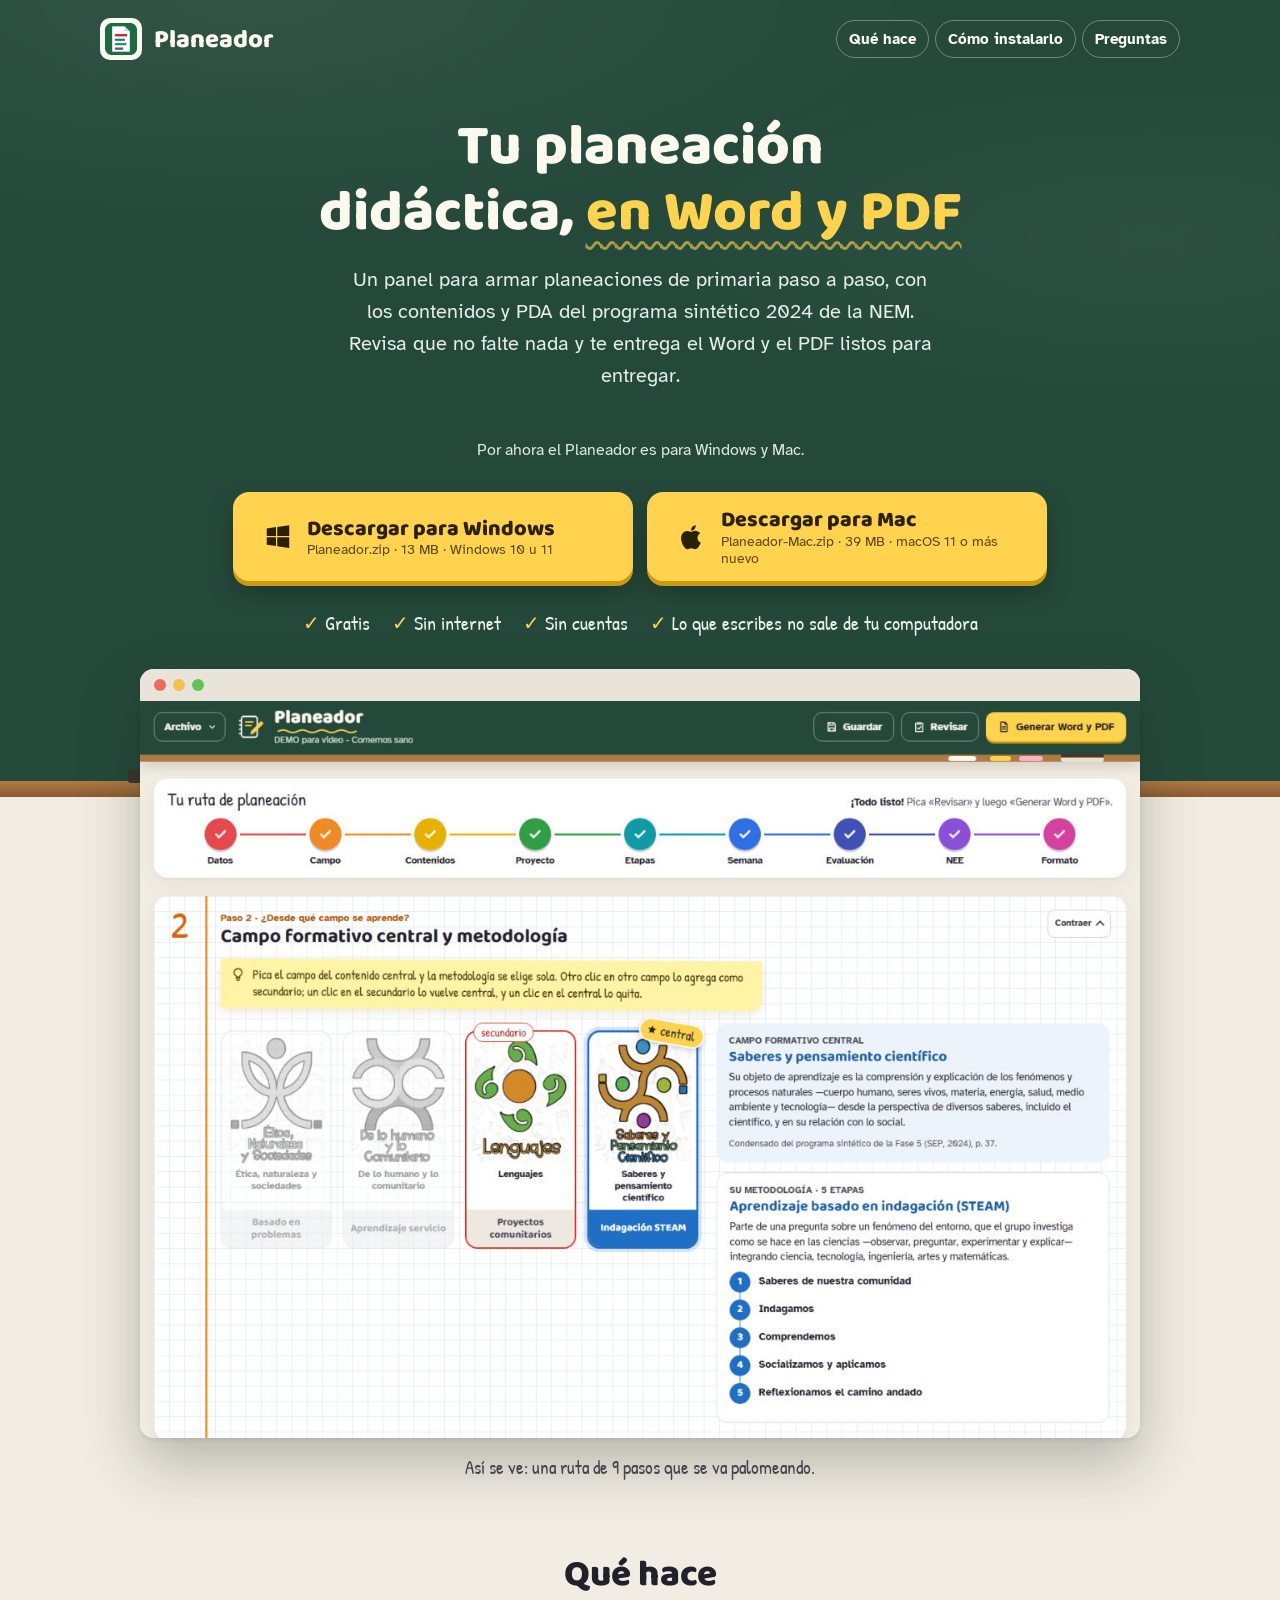
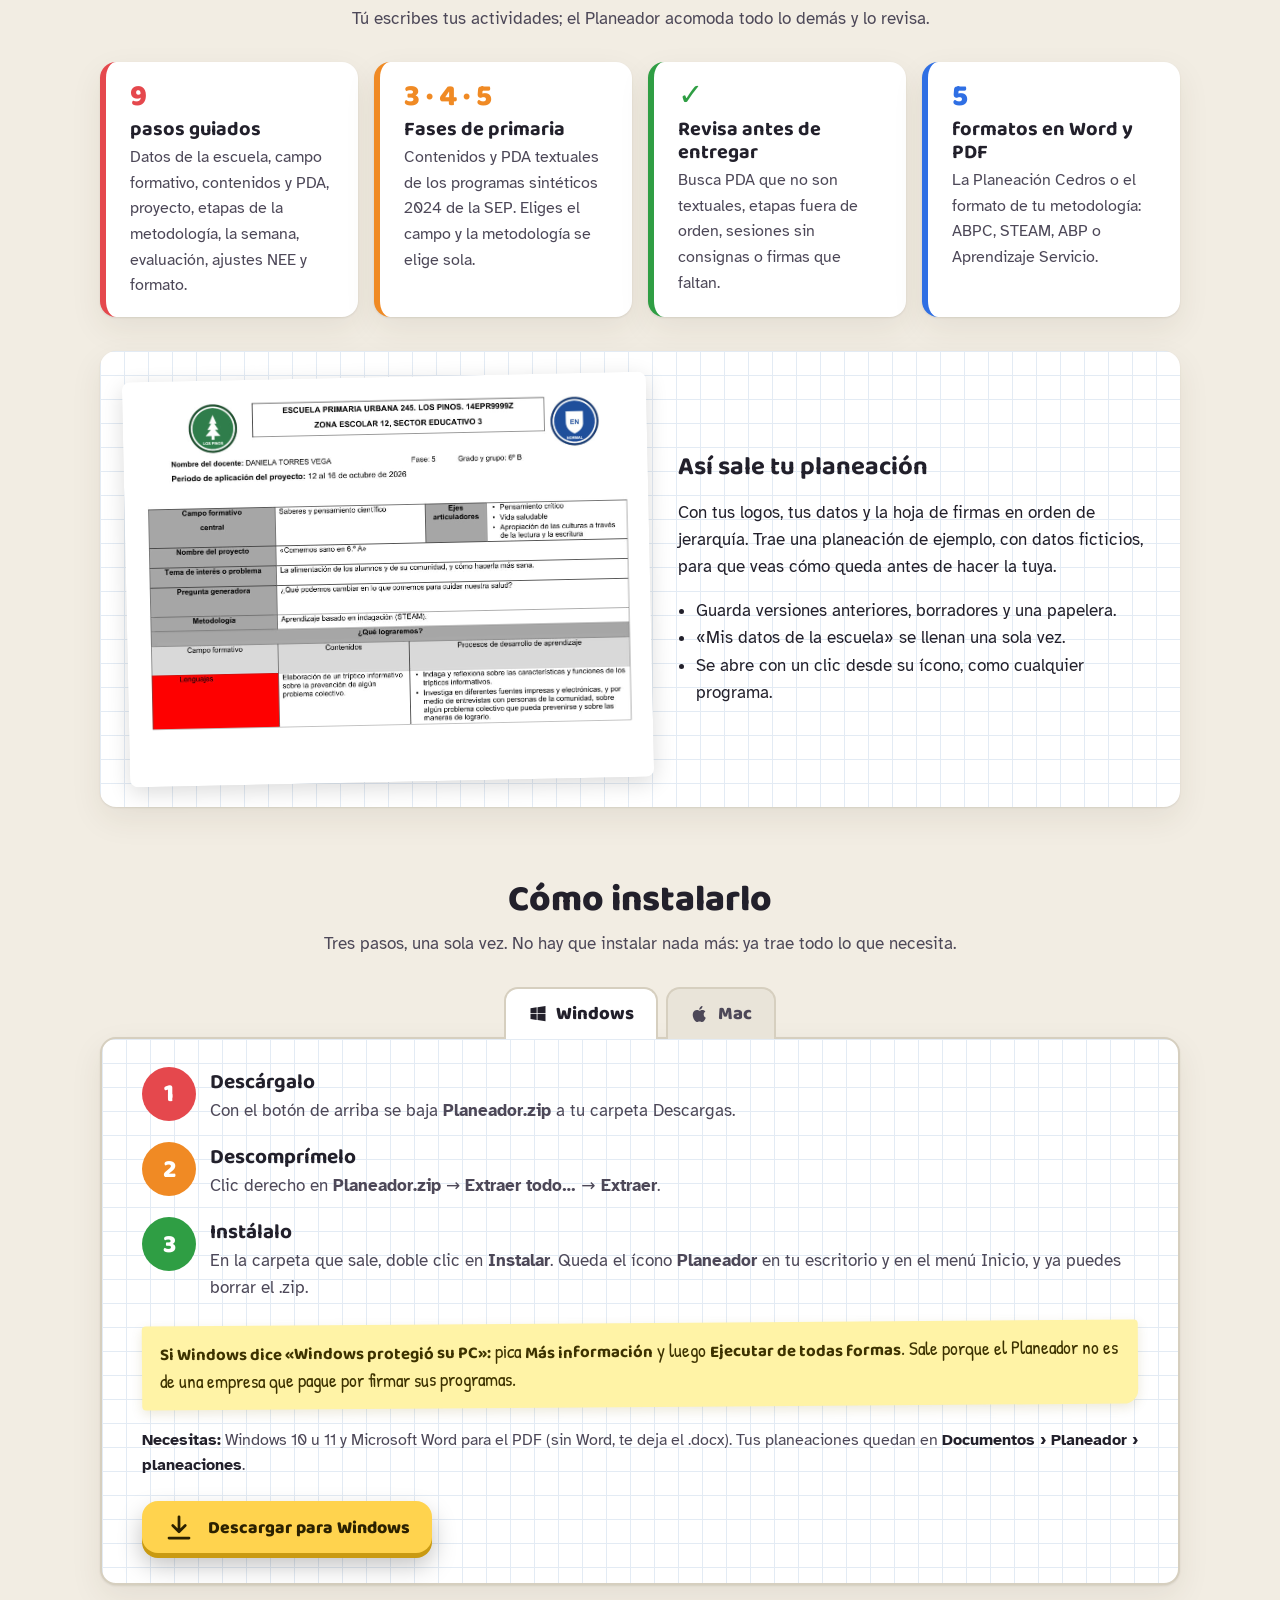
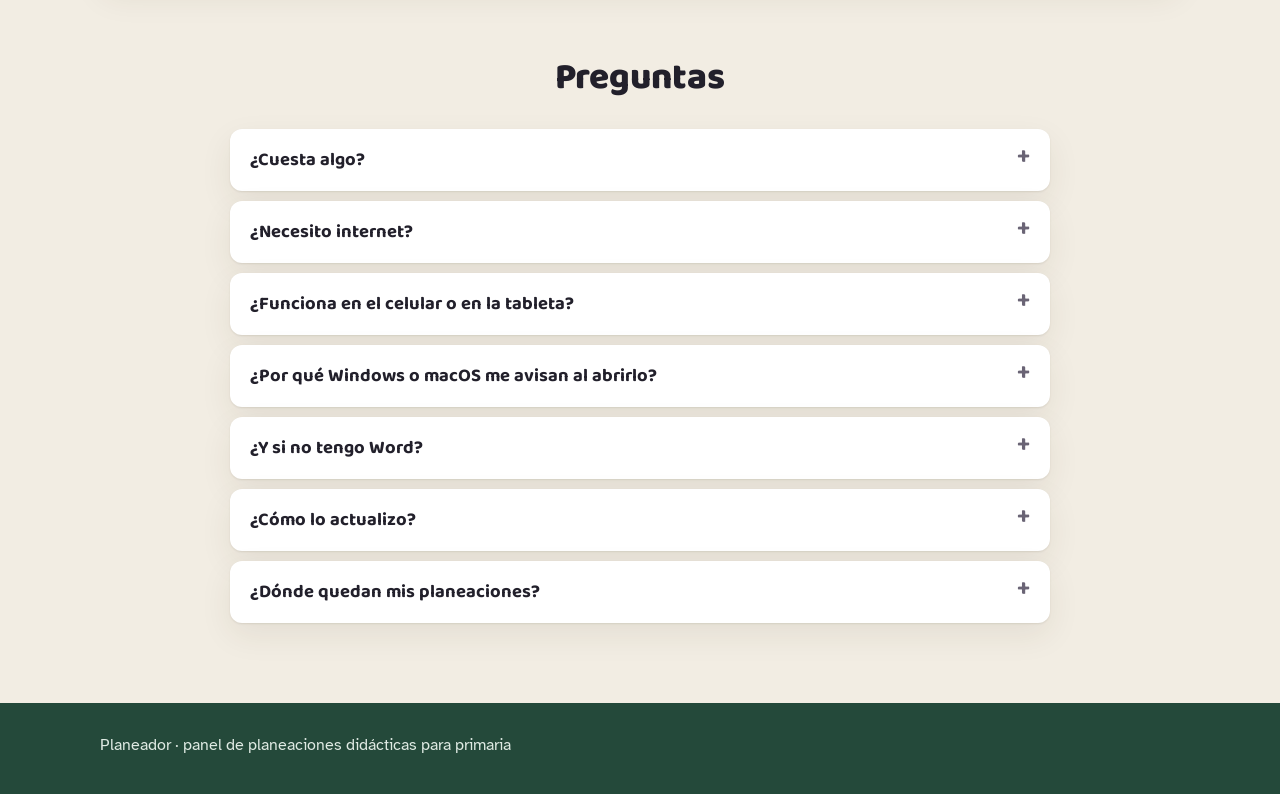
<file: index.html>
<!doctype html>
<html lang="es">
<head>
<meta charset="utf-8">
<meta name="viewport" content="width=device-width, initial-scale=1">
<title>Planeador · Descarga</title>
<meta name="description" content="Arma tus planeaciones didácticas de primaria (NEM, Fases 3, 4 y 5) y sácalas en Word y PDF. Gratis, sin internet y sin cuentas. Para Windows y Mac.">
<meta name="theme-color" content="#24493a">
<meta property="og:type" content="website">
<meta property="og:url" content="https://hdga3dtv-beep.github.io/">
<meta property="og:title" content="Planeador: tus planeaciones didácticas en Word y PDF">
<meta property="og:description" content="Gratis, sin internet y sin cuentas. Para Windows y Mac.">
<meta property="og:image" content="https://hdga3dtv-beep.github.io/img/vista-previa.jpg">
<meta property="og:image:width" content="1200">
<meta property="og:image:height" content="630">
<meta name="twitter:card" content="summary_large_image">
<link rel="icon" type="image/png" href="img/icono.png">
<style>
@font-face { font-family: 'Atkinson Hyperlegible'; src: url(fonts/atkinson-400.woff2) format('woff2'); font-weight: 400; font-display: swap; }
@font-face { font-family: 'Atkinson Hyperlegible'; src: url(fonts/atkinson-700.woff2) format('woff2'); font-weight: 700; font-display: swap; }
@font-face { font-family: 'Atkinson Hyperlegible'; src: url(fonts/atkinson-400-italica.woff2) format('woff2'); font-weight: 400; font-style: italic; font-display: swap; }
@font-face { font-family: 'Baloo 2'; src: url(fonts/baloo2-variable.woff2) format('woff2'); font-weight: 400 800; font-display: swap; }
@font-face { font-family: 'Patrick Hand'; src: url(fonts/patrick-hand.woff2) format('woff2'); font-weight: 400; font-display: swap; }

:root {
  color-scheme: light;
  --fondo: #f2ede3; --hoja: #ffffff; --texto: #22202b; --suave: #4d4858; --tenue: #6a6475; --borde: #d6cfbf;
  --pizarron: #24493a; --pizarron-sombra: #142b21; --madera: #b07a45; --madera-sombra: #8a5c30;
  --gis: #ffd34e; --gis-sombra: #c99a12; --tiza: #fbf8ee; --cuadro: #e3ebf4; --nota: #fff3a6; --nota-t: #3d3200;
  --rojo: #e5484d; --naranja: #f08a24; --amarillo: #e8b100; --verde: #2f9e44; --turquesa: #0f9aa8; --azul: #2f6fe4;
  --morado: #8b4fd8; --rosa: #d6409f;
  --titulos: 'Baloo 2', 'Segoe UI', system-ui, sans-serif;
  --mano: 'Patrick Hand', 'Segoe Print', cursive;
  --sombra: 0 1px 2px rgba(60, 45, 20, .10), 0 12px 32px rgba(60, 45, 20, .08);
  --radio: 16px;
}
* { box-sizing: border-box; }
html { scroll-behavior: smooth; }
body {
  margin: 0; color: var(--texto); background: var(--fondo);
  font: 17px/1.6 'Atkinson Hyperlegible', 'Segoe UI', system-ui, sans-serif;
}
img { max-width: 100%; height: auto; display: block; }
a { color: var(--azul); }
.envoltura { width: min(1080px, 100% - 32px); margin-inline: auto; }
h1, h2, h3 { font-family: var(--titulos); line-height: 1.15; margin: 0; }
h2 { font-size: clamp(1.7rem, 4vw, 2.3rem); font-weight: 800; }
.saltar { position: absolute; left: -999px; }
.saltar:focus { left: 16px; top: 16px; z-index: 9; background: var(--gis); padding: 8px 14px; border-radius: 8px; }
:focus-visible { outline: 3px solid var(--azul); outline-offset: 3px; }

/* el pizarrón de arriba, con su repisa de madera y sus gises */
.pizarron {
  background: radial-gradient(1200px 400px at 20% 0%, rgba(255,255,255,.06), transparent 60%),
              radial-gradient(900px 300px at 90% 30%, rgba(255,255,255,.04), transparent 60%), var(--pizarron);
  color: var(--tiza); padding-bottom: 150px; position: relative;
}
.barra { display: flex; align-items: center; justify-content: space-between; gap: 16px; padding: 18px 0; }
.marca { display: flex; align-items: center; gap: 12px; font: 800 1.6rem var(--titulos); color: var(--tiza); text-decoration: none; }
.marca img { width: 42px; height: 42px; border-radius: 10px; background: var(--tiza); padding: 4px; }
.barra nav { display: flex; gap: 6px; flex-wrap: wrap; }
.barra nav a { color: var(--tiza); text-decoration: none; padding: 6px 12px; border-radius: 999px; border: 1.5px solid rgba(251,248,238,.35); font-weight: 700; font-size: .95rem; }
.barra nav a:hover { background: rgba(251,248,238,.12); }
.portada { text-align: center; padding: 36px 0 8px; }
.portada h1 { font-size: clamp(2.1rem, 6vw, 3.6rem); font-weight: 800; max-width: 22ch; margin-inline: auto; text-wrap: balance; }
.subrayado { color: var(--gis); white-space: nowrap; text-decoration: underline wavy rgba(255, 211, 78, .6);
  text-decoration-thickness: .06em; text-underline-offset: .2em; text-decoration-skip-ink: none; }
.bajada { font-size: clamp(1.05rem, 2.4vw, 1.25rem); max-width: 46ch; margin: 18px auto 0; color: #e7efe9; }

/* la descarga */
.descarga { margin: 30px auto 0; display: grid; justify-items: center; gap: 12px; }
.boton {
  display: inline-flex; align-items: center; gap: 14px; text-decoration: none; cursor: pointer;
  font: 800 1.35rem var(--titulos); color: #2b2100; background: var(--gis); border: 0;
  padding: 16px 30px 14px; border-radius: 16px; box-shadow: 0 5px 0 var(--gis-sombra), 0 12px 24px rgba(0,0,0,.25);
  transition: transform .08s, box-shadow .08s;
}
.boton:hover { transform: translateY(-1px); }
.boton:active { transform: translateY(4px); box-shadow: 0 1px 0 var(--gis-sombra), 0 4px 10px rgba(0,0,0,.25); }
.boton svg { width: 30px; height: 30px; flex: none; }
.boton small { display: block; font: 400 .85rem 'Atkinson Hyperlegible', sans-serif; color: #5c4800; text-align: left; }
.boton .lineas { text-align: left; line-height: 1.15; }
.boton.tiza { background: transparent; color: var(--tiza); border: 2px solid rgba(251,248,238,.6); box-shadow: none; padding: 14px 28px 12px; }
.boton.tiza:active { transform: translateY(2px); box-shadow: none; }
.boton.tiza small { color: #cfe0d6; }
.boton.tiza:hover { background: rgba(251,248,238,.1); }
.otra { color: #dfeae3; font-size: 1rem; }
.otra a { color: var(--gis); font-weight: 700; }
.dos-botones {                                   /* los dos del mismo ancho, lado a lado o uno sobre otro */
  display: grid; grid-template-columns: repeat(auto-fit, minmax(min(300px, 100%), 400px)); grid-auto-rows: 1fr;
  gap: 14px; justify-content: center; width: 100%;
}
.aviso-cel {
  background: var(--tiza); color: var(--texto); border-radius: var(--radio); padding: 20px 22px; max-width: 560px;
  text-align: left; box-shadow: 0 10px 28px rgba(0,0,0,.25);
}
.aviso-cel h3 { font-size: 1.35rem; margin-bottom: 6px; }
.aviso-cel p { margin: 0 0 12px; }
.aviso-cel .enlace { font-family: ui-monospace, Consolas, monospace; font-size: .95rem; background: var(--cuadro); padding: 8px 10px; border-radius: 8px; word-break: break-all; margin-bottom: 12px; }
.aviso-cel .acciones { display: flex; flex-wrap: wrap; gap: 10px; }
.chico { font: 700 1rem var(--titulos); border: 0; cursor: pointer; border-radius: 12px; padding: 10px 16px; background: var(--pizarron); color: var(--tiza); text-decoration: none; display: inline-flex; align-items: center; }
.chico.claro { background: var(--cuadro); color: var(--texto); }
.sellos { list-style: none; padding: 0; margin: 26px 0 0; display: flex; flex-wrap: wrap; gap: 8px 22px; justify-content: center; font-family: var(--mano); font-size: 1.25rem; color: #e7efe9; }
.sellos li::before { content: '✓ '; color: var(--gis); }
.repisa { position: absolute; left: 0; right: 0; bottom: 0; height: 16px; background: linear-gradient(var(--madera), var(--madera-sombra)); }
.repisa::before, .repisa::after { content: ''; position: absolute; bottom: 12px; height: 9px; border-radius: 4px; }
.repisa::before { right: 12%; width: 54px; background: var(--tiza); box-shadow: -70px 0 0 -1px var(--gis), -128px 0 0 -1px #f7a8c4; }
.repisa::after { left: 10%; width: 70px; height: 14px; bottom: 14px; background: #3a3530; border-radius: 3px; }

/* hojas de cuaderno */
main { position: relative; }
.ventana {
  margin: -128px auto 0; position: relative; background: var(--hoja); border-radius: 14px; overflow: hidden;
  box-shadow: 0 2px 4px rgba(0,0,0,.08), 0 26px 60px rgba(30, 40, 30, .28); max-width: 1000px;
}
.ventana .tope { display: flex; gap: 7px; padding: 10px 14px; background: #e9e4d9; }
.ventana .tope i { width: 12px; height: 12px; border-radius: 50%; background: #d4cbb8; }
.ventana .tope i:first-child { background: #ec6a5e; } .ventana .tope i:nth-child(2) { background: #f4bf4f; } .ventana .tope i:nth-child(3) { background: #61c554; }
.pie-foto { text-align: center; font-family: var(--mano); font-size: 1.2rem; color: var(--suave); margin: 14px 0 0; }
section { padding: 72px 0 0; }
.titulo-sec { text-align: center; margin-bottom: 30px; }
.titulo-sec p { margin: 8px auto 0; color: var(--suave); max-width: 58ch; }
.cuaderno {
  background-color: var(--hoja);
  background-image: linear-gradient(var(--cuadro) 1px, transparent 1px), linear-gradient(90deg, var(--cuadro) 1px, transparent 1px);
  background-size: 24px 24px; border-radius: var(--radio); box-shadow: var(--sombra); position: relative;
}

/* qué hace */
.tarjetas { display: grid; grid-template-columns: repeat(auto-fit, minmax(230px, 1fr)); gap: 16px; }
.tarjeta { background: var(--hoja); border-radius: var(--radio); padding: 20px 20px 18px 24px; box-shadow: var(--sombra); border-left: 6px solid var(--c, var(--azul)); }
.tarjeta .num { font: 800 1.9rem/1 var(--titulos); color: var(--c); }
.tarjeta h3 { font-size: 1.25rem; margin: 6px 0 4px; }
.tarjeta p { margin: 0; color: var(--suave); font-size: 1rem; }
.asi-sale { display: grid; grid-template-columns: 1.1fr 1fr; gap: 28px; align-items: center; margin-top: 34px; padding: 26px; }
.asi-sale img { border-radius: 8px; box-shadow: 0 6px 22px rgba(0,0,0,.14); transform: rotate(-1.2deg); background: #fff; }
.asi-sale h3 { font-size: 1.6rem; margin-bottom: 8px; }
.asi-sale ul { padding-left: 1.1em; margin: 10px 0 0; }

/* instalarlo */
.pestanas { display: flex; justify-content: center; gap: 8px; margin-bottom: -2px; position: relative; z-index: 1; }
.pestana {
  font: 800 1.15rem var(--titulos); border: 2px solid var(--borde); border-bottom: 0; background: #e9e4d9; color: var(--suave);
  padding: 10px 22px; border-radius: 14px 14px 0 0; cursor: pointer; display: inline-flex; gap: 8px; align-items: center;
}
.pestana svg { width: 20px; height: 20px; }
.pestana[aria-selected="true"] { background: var(--hoja); color: var(--texto); border-color: var(--borde); }
.panel-pasos { border: 2px solid var(--borde); padding: 28px clamp(18px, 4vw, 40px) 30px; }
.panel-pasos[hidden] { display: none; }
.pasos { list-style: none; margin: 0; padding: 0; display: grid; gap: 18px; counter-reset: paso; }
.pasos li { display: grid; grid-template-columns: 54px 1fr; gap: 14px; align-items: start; counter-increment: paso; }
.pasos li::before {
  content: counter(paso); display: grid; place-items: center; width: 54px; height: 54px; border-radius: 50%;
  font: 800 1.6rem var(--titulos); color: #fff; background: var(--c);
}
.pasos li:nth-child(1) { --c: var(--rojo); } .pasos li:nth-child(2) { --c: var(--naranja); } .pasos li:nth-child(3) { --c: var(--verde); }
.pasos h3 { font-size: 1.3rem; margin: 4px 0 2px; }
.pasos p { margin: 0; color: var(--suave); }
kbd, .tecla { font: 700 .9em 'Atkinson Hyperlegible', sans-serif; background: #fff; border: 1.5px solid var(--borde); border-bottom-width: 3px; border-radius: 6px; padding: 0 6px; white-space: nowrap; color: var(--texto); }
.nota {
  background: var(--nota); color: var(--nota-t); border-radius: 4px 4px 14px 4px; padding: 14px 18px; margin-top: 22px;
  font-family: var(--mano); font-size: 1.2rem; line-height: 1.45; box-shadow: 0 4px 12px rgba(120, 100, 0, .14); transform: rotate(-.4deg);
}
.nota b { font-family: var(--titulos); font-weight: 700; font-size: 1.05rem; }
.requisitos { margin: 20px 0 0; color: var(--suave); font-size: 1rem; }
.requisitos b { color: var(--texto); }
.descarga-aqui { margin-top: 22px; display: flex; flex-wrap: wrap; gap: 12px; align-items: center; }
.descarga-aqui .boton { font-size: 1.1rem; padding: 12px 22px 10px; }
.es-cel .descarga-aqui { display: none; }       /* en el celular no se descarga: se manda el enlace a la computadora */

/* preguntas */
.preguntas { display: grid; gap: 10px; max-width: 820px; margin-inline: auto; }
details { background: var(--hoja); border-radius: 12px; box-shadow: var(--sombra); padding: 0 20px; }
summary { cursor: pointer; font: 700 1.15rem var(--titulos); padding: 16px 0; list-style: none; display: flex; justify-content: space-between; gap: 12px; }
summary::-webkit-details-marker { display: none; }
summary::after { content: '+'; font-size: 1.5rem; line-height: 1; color: var(--tenue); }
details[open] summary::after { content: '–'; }
details p { margin: 0 0 16px; color: var(--suave); }

footer { margin-top: 80px; background: var(--pizarron); color: #dfeae3; padding: 30px 0 36px; font-size: .98rem; }
footer a { color: var(--gis); }
footer .envoltura { display: flex; flex-wrap: wrap; gap: 10px 30px; justify-content: space-between; }

.toast {
  position: fixed; left: 50%; bottom: 20px; transform: translate(-50%, calc(100% + 40px)); visibility: hidden;
  transition: transform .3s, visibility .3s;      /* escondido del todo: vacío se asomaba abajo como una manchita */
  background: var(--texto); color: #fff; padding: 14px 20px; border-radius: 14px; max-width: calc(100% - 32px);
  box-shadow: 0 10px 30px rgba(0,0,0,.3); z-index: 10; font-size: 1rem;
}
.toast.ver { transform: translate(-50%, 0); visibility: visible; }
.toast a { color: var(--gis); font-weight: 700; }

@media (max-width: 760px) {
  body { font-size: 16px; }
  .barra nav { display: none; }
  .pizarron { padding-bottom: 110px; }
  .ventana { margin-top: -90px; }
  .asi-sale { grid-template-columns: 1fr; padding: 18px; }
  .boton { font-size: 1.15rem; padding: 14px 20px 12px; }
  .pestana { padding: 8px 14px; font-size: 1.05rem; }
  .pasos li { grid-template-columns: 42px 1fr; }
  .pasos li::before { width: 42px; height: 42px; font-size: 1.3rem; }
}
@media (prefers-reduced-motion: reduce) { html { scroll-behavior: auto; } .boton, .toast { transition: none; } }
</style>
</head>
<body>
<a class="saltar" href="#instalar">Saltar a cómo instalarlo</a>

<svg width="0" height="0" style="position:absolute" aria-hidden="true">
  <symbol id="i-windows" viewBox="0 0 24 24"><path fill="currentColor" d="M3 5.1 10.4 4v7.1H3zm8.4-1.2L21 2.5v8.6h-9.6zM3 12.1h7.4v7.1L3 18.1zm8.4 0H21v8.6l-9.6-1.4z"/></symbol>
  <symbol id="i-mac" viewBox="0 0 24 24"><path fill="currentColor" d="M16.4 12.6c0-2.4 2-3.6 2.1-3.6-1.1-1.7-2.9-1.9-3.5-1.9-1.5-.2-2.9.9-3.7.9-.8 0-1.9-.9-3.2-.8-1.6 0-3.1 1-4 2.4-1.7 3-.4 7.3 1.2 9.7.8 1.2 1.8 2.5 3 2.4 1.2 0 1.7-.8 3.1-.8 1.5 0 1.9.8 3.2.8 1.3 0 2.2-1.2 3-2.4.9-1.4 1.3-2.7 1.3-2.8 0 0-2.5-1-2.5-3.9zM14 5.5c.7-.8 1.1-1.9 1-3-1 0-2.1.6-2.8 1.4-.6.7-1.2 1.8-1 2.9 1.1.1 2.1-.5 2.8-1.3z"/></symbol>
  <symbol id="i-bajar" viewBox="0 0 24 24"><path fill="none" stroke="currentColor" stroke-width="2.2" stroke-linecap="round" stroke-linejoin="round" d="M12 3v12m0 0-5-5m5 5 5-5M4 20h16"/></symbol>
</svg>

<header class="pizarron">
  <div class="envoltura barra">
    <a class="marca" href="./"><img src="img/icono.png" alt="" width="42" height="42">Planeador</a>
    <nav aria-label="En esta página">
      <a href="#que-hace">Qué hace</a>
      <a href="#instalar">Cómo instalarlo</a>
      <a href="#preguntas">Preguntas</a>
    </nav>
  </div>
  <div class="envoltura portada">
    <h1>Tu planeación didáctica, <span class="subrayado">en Word y PDF</span></h1>
    <p class="bajada">Un panel para armar planeaciones de primaria paso a paso, con los contenidos y PDA del programa
      sintético 2024 de la NEM. Revisa que no falte nada y te entrega el Word y el PDF listos para entregar.</p>

    <div class="descarga" id="descarga" aria-live="polite">
      <div class="dos-botones">
        <a class="boton" data-so="win" href="https://github.com/hdga3dtv-beep/planeador/raw/main/Planeador.zip">
          <svg aria-hidden="true"><use href="#i-windows"/></svg>
          <span class="lineas">Descargar para Windows<small>Planeador.zip · 13 MB · Windows 10 u 11</small></span></a>
        <a class="boton" data-so="mac" href="https://github.com/hdga3dtv-beep/planeador-mac/releases/latest/download/Planeador-Mac.zip">
          <svg aria-hidden="true"><use href="#i-mac"/></svg>
          <span class="lineas">Descargar para Mac<small>Planeador-Mac.zip · 39 MB · macOS 11 o más nuevo</small></span></a>
      </div>
    </div>

    <ul class="sellos">
      <li>Gratis</li><li>Sin internet</li><li>Sin cuentas</li><li>Lo que escribes no sale de tu computadora</li>
    </ul>
  </div>
  <div class="repisa"></div>
</header>

<main id="contenido">
  <div class="envoltura">
    <figure class="ventana" style="margin-bottom:0">
      <div class="tope" aria-hidden="true"><i></i><i></i><i></i></div>
      <img src="img/panel.jpg" width="1200" height="884"
           alt="El panel del Planeador: arriba la ruta de 9 pasos, todos completos; abajo, la elección del campo formativo central (Saberes y pensamiento científico) con su metodología, Indagación STEAM, y sus 5 etapas.">
    </figure>
    <p class="pie-foto">Así se ve: una ruta de 9 pasos que se va palomeando.</p>
  </div>

  <section id="que-hace">
    <div class="envoltura">
      <div class="titulo-sec">
        <h2>Qué hace</h2>
        <p>Tú escribes tus actividades; el Planeador acomoda todo lo demás y lo revisa.</p>
      </div>
      <div class="tarjetas">
        <article class="tarjeta" style="--c: var(--rojo)"><div class="num">9</div><h3>pasos guiados</h3>
          <p>Datos de la escuela, campo formativo, contenidos y PDA, proyecto, etapas de la metodología, la semana, evaluación, ajustes NEE y formato.</p></article>
        <article class="tarjeta" style="--c: var(--naranja)"><div class="num">3 · 4 · 5</div><h3>Fases de primaria</h3>
          <p>Contenidos y PDA textuales de los programas sintéticos 2024 de la SEP. Eliges el campo y la metodología se elige sola.</p></article>
        <article class="tarjeta" style="--c: var(--verde)"><div class="num">✓</div><h3>Revisa antes de entregar</h3>
          <p>Busca PDA que no son textuales, etapas fuera de orden, sesiones sin consignas o firmas que faltan.</p></article>
        <article class="tarjeta" style="--c: var(--azul)"><div class="num">5</div><h3>formatos en Word y PDF</h3>
          <p>La Planeación Cedros o el formato de tu metodología: ABPC, STEAM, ABP o Aprendizaje Servicio.</p></article>
      </div>

      <div class="cuaderno asi-sale">
        <img src="img/hoja.jpg" width="1109" height="857" loading="lazy"
             alt="Primera hoja del PDF que genera el Planeador para la planeación de ejemplo «Comemos sano»: encabezado con los logos de la escuela, datos del docente y la tabla del proyecto.">
        <div>
          <h3>Así sale tu planeación</h3>
          <p>Con tus logos, tus datos y la hoja de firmas en orden de jerarquía. Trae una planeación de ejemplo, con datos
            ficticios, para que veas cómo queda antes de hacer la tuya.</p>
          <ul>
            <li>Guarda versiones anteriores, borradores y una papelera.</li>
            <li>«Mis datos de la escuela» se llenan una sola vez.</li>
            <li>Se abre con un clic desde su ícono, como cualquier programa.</li>
          </ul>
        </div>
      </div>
    </div>
  </section>

  <section id="instalar">
    <div class="envoltura">
      <div class="titulo-sec">
        <h2>Cómo instalarlo</h2>
        <p>Tres pasos, una sola vez. No hay que instalar nada más: ya trae todo lo que necesita.</p>
      </div>
      <div class="pestanas" role="tablist" aria-label="Sistema">
        <button class="pestana" role="tab" id="t-win" aria-controls="p-win" aria-selected="true"><svg aria-hidden="true"><use href="#i-windows"/></svg>Windows</button>
        <button class="pestana" role="tab" id="t-mac" aria-controls="p-mac" aria-selected="false" tabindex="-1"><svg aria-hidden="true"><use href="#i-mac"/></svg>Mac</button>
      </div>

      <div class="cuaderno panel-pasos" role="tabpanel" id="p-win" aria-labelledby="t-win">
        <ol class="pasos">
          <li><div><h3>Descárgalo</h3><p>Con el botón de arriba se baja <b>Planeador.zip</b> a tu carpeta Descargas.</p></div></li>
          <li><div><h3>Descomprímelo</h3><p>Clic derecho en <b>Planeador.zip</b> → <b>Extraer todo…</b> → <b>Extraer</b>.</p></div></li>
          <li><div><h3>Instálalo</h3><p>En la carpeta que sale, doble clic en <b>Instalar</b>. Queda el ícono <b>Planeador</b> en tu escritorio y en el menú Inicio, y ya puedes borrar el .zip.</p></div></li>
        </ol>
        <div class="nota"><b>Si Windows dice «Windows protegió su PC»:</b> pica <b>Más información</b> y luego
          <b>Ejecutar de todas formas</b>. Sale porque el Planeador no es de una empresa que pague por firmar sus programas.</div>
        <p class="requisitos"><b>Necesitas:</b> Windows 10 u 11 y Microsoft Word para el PDF (sin Word, te deja el .docx).
          Tus planeaciones quedan en <b>Documentos › Planeador › planeaciones</b>.</p>
        <div class="descarga-aqui"><a class="boton" href="https://github.com/hdga3dtv-beep/planeador/raw/main/Planeador.zip" data-so="win">
          <svg aria-hidden="true"><use href="#i-bajar"/></svg>Descargar para Windows</a></div>
      </div>

      <div class="cuaderno panel-pasos" role="tabpanel" id="p-mac" aria-labelledby="t-mac" hidden>
        <ol class="pasos">
          <li><div><h3>Descárgalo</h3><p>Con el botón de arriba se baja <b>Planeador-Mac.zip</b>. Safari lo descomprime solo y deja la carpeta <b>Planeador</b> en Descargas (si no, doble clic en el .zip).</p></div></li>
          <li><div><h3>Instálalo</h3><p>En esa carpeta, doble clic en <b>Instalar.command</b>. Si Terminal pide permiso para la carpeta Descargas, pica <b>Permitir</b>.</p></div></li>
          <li><div><h3>Ponlo en el Dock</h3><p>Se abre una ventana con la app <b>Planeador</b>: arrástrala al Dock. También la encuentras con Spotlight (<kbd>⌘</kbd> + <kbd>Espacio</kbd>).</p></div></li>
        </ol>
        <div class="nota"><b>Si macOS no deja abrir «Instalar.command»:</b> pica <b>Listo</b> (no lo mandes a la papelera),
          abre <b>Configuración del Sistema → Privacidad y seguridad</b>, baja hasta el aviso y pica <b>Abrir igualmente</b>.
          En macOS 14 o anterior basta con <kbd>Control</kbd> + clic en el archivo → <b>Abrir</b>. Sale porque el Planeador no viene de la App Store.</div>
        <p class="requisitos"><b>Necesitas:</b> macOS 11 o más nuevo (chip Apple o Intel) y Microsoft Word para el PDF
          (también sirve LibreOffice; sin ninguno, te deja el .docx). La primera vez que generes, macOS pregunta si el
          Planeador puede usar Word: pica <b>Aceptar</b>. Tus planeaciones quedan en <b>Planeador › planeaciones</b>, en tu carpeta de inicio.</p>
        <div class="descarga-aqui"><a class="boton" href="https://github.com/hdga3dtv-beep/planeador-mac/releases/latest/download/Planeador-Mac.zip" data-so="mac">
          <svg aria-hidden="true"><use href="#i-bajar"/></svg>Descargar para Mac</a></div>
      </div>
    </div>
  </section>

  <section id="preguntas">
    <div class="envoltura">
      <div class="titulo-sec"><h2>Preguntas</h2></div>
      <div class="preguntas">
        <details><summary>¿Cuesta algo?</summary><p>No. Es gratis, sin anuncios y sin cuentas.</p></details>
        <details><summary>¿Necesito internet?</summary><p>Solo para descargarlo. Después funciona sin internet: todo se queda en tu computadora.</p></details>
        <details><summary>¿Funciona en el celular o en la tableta?</summary><p>No. Es para computadora con Windows o con Mac. Si abriste esta página en el celular, mándate el enlace y descárgalo en tu computadora.</p></details>
        <details><summary>¿Por qué Windows o macOS me avisan al abrirlo?</summary><p>Porque el Planeador no está firmado por una empresa (eso cuesta) ni viene de una tienda de aplicaciones. El código está abierto en GitHub, y la versión para Mac se instala y se prueba sola en Macs con chip Apple y con Intel antes de publicarse.</p></details>
        <details><summary>¿Y si no tengo Word?</summary><p>El Planeador arma tu planeación en Word (.docx) de todos modos; lo que no puede es pasarla a PDF. En Mac también sirve LibreOffice.</p></details>
        <details><summary>¿Cómo lo actualizo?</summary><p>Descárgalo otra vez de esta página y vuelve a abrir <b>Instalar</b>. Tus planeaciones y tus datos de la escuela se quedan.</p></details>
        <details><summary>¿Dónde quedan mis planeaciones?</summary><p>En Windows, en Documentos › Planeador › planeaciones. En Mac, en la carpeta Planeador de tu carpeta de inicio. También las abres desde el menú Archivo del Planeador.</p></details>
      </div>
    </div>
  </section>
</main>

<footer>
  <div class="envoltura">
    <span>Planeador · panel de planeaciones didácticas para primaria</span>
  </div>
</footer>

<div class="toast" id="toast" role="status" aria-live="polite"></div>

<script>
(function () {
  'use strict';
  var URL_WIN = 'https://github.com/hdga3dtv-beep/planeador/raw/main/Planeador.zip';
  var URL_MAC = 'https://github.com/hdga3dtv-beep/planeador-mac/releases/latest/download/Planeador-Mac.zip';
  var aqui = location.href.split('#')[0].split('?')[0];

  function sistema() {
    var forzado = new URLSearchParams(location.search).get('so');
    if (forzado) return forzado;
    var ua = navigator.userAgent || '';
    var uad = navigator.userAgentData;
    var plat = (uad && uad.platform) || navigator.platform || '';
    var tactil = (navigator.maxTouchPoints || 0) > 1;
    if ((uad && uad.mobile) || /Android|iPhone|iPod/i.test(ua)) return 'cel';
    if (/iPad/.test(ua) || (/Macintosh/.test(ua) && tactil)) return 'cel';     // el iPad dice ser una Mac
    if (/Win/i.test(plat) || /Windows/.test(ua)) return 'win';
    if (/Mac/i.test(plat) || /Macintosh/.test(ua)) return 'mac';
    return 'otro';
  }

  var so = sistema();
  var caja = document.getElementById('descarga');
  var icono = function (k) { return '<svg aria-hidden="true"><use href="#i-' + k + '"/></svg>'; };
  var BOTON = {
    win: '<a class="boton" data-so="win" href="' + URL_WIN + '">' + icono('windows') +
         '<span class="lineas">Descargar para Windows<small>Planeador.zip · 13 MB · Windows 10 u 11</small></span></a>',
    mac: '<a class="boton" data-so="mac" href="' + URL_MAC + '">' + icono('mac') +
         '<span class="lineas">Descargar para Mac<small>Planeador-Mac.zip · 39 MB · macOS 11 o más nuevo</small></span></a>'
  };

  var OTRO = {      // el del otro sistema va al lado, igual que el primero (sin preguntar «¿Usas Mac?»)
    win: '<a class="boton" data-so="win" href="' + URL_WIN + '">' + icono('windows') +
         '<span class="lineas">Descárgalo para Windows<small>Planeador.zip · 13 MB · Windows 10 u 11</small></span></a>',
    mac: '<a class="boton" data-so="mac" href="' + URL_MAC + '">' + icono('mac') +
         '<span class="lineas">Descárgalo para Mac<small>Planeador-Mac.zip · 39 MB · macOS 11 o más nuevo</small></span></a>'
  };

  if (so === 'win' || so === 'mac') {
    caja.innerHTML = '<div class="dos-botones">' + BOTON[so] + OTRO[so === 'win' ? 'mac' : 'win'] + '</div>';
  } else if (so === 'cel') {
    document.documentElement.classList.add('es-cel');
    caja.innerHTML =
      '<div class="aviso-cel"><h3>Ábrelo en tu computadora</h3>' +
      '<p>El Planeador es para computadora con Windows o con Mac; en el celular no funciona. Mándate este enlace y ábrelo allá:</p>' +
      '<div class="enlace">' + aqui + '</div>' +
      '<div class="acciones">' +
      (navigator.share ? '<button class="chico" id="compartir">Compartir enlace</button>' : '') +
      '<button class="chico claro" id="copiar">Copiar enlace</button>' +
      '<a class="chico claro" href="mailto:?subject=' + encodeURIComponent('Planeador para mi computadora') +
      '&body=' + encodeURIComponent('Descárgalo aquí: ' + aqui) + '">Mandármelo por correo</a>' +
      '</div></div>';
  } else {
    caja.insertAdjacentHTML('afterbegin', '<p class="otra">Por ahora el Planeador es para Windows y Mac.</p>');
  }

  // la pestaña de los pasos: la del sistema de quien visita
  var pestanas = [document.getElementById('t-win'), document.getElementById('t-mac')];
  function elige(k, enfocar) {
    pestanas.forEach(function (t) {
      var si = t.id === 't-' + k;
      t.setAttribute('aria-selected', si);
      t.tabIndex = si ? 0 : -1;
      document.getElementById(t.getAttribute('aria-controls')).hidden = !si;
      if (si && enfocar) t.focus();
    });
  }
  pestanas.forEach(function (t, i) {
    t.addEventListener('click', function () { elige(t.id.slice(2)); });
    t.addEventListener('keydown', function (e) {
      if (e.key === 'ArrowRight' || e.key === 'ArrowLeft') elige(pestanas[(i + 1) % 2].id.slice(2), true);
    });
  });
  if (so === 'mac') elige('mac');

  // después de descargar: los pasos que siguen
  var toast = document.getElementById('toast'), reloj;
  function avisa(html) {
    toast.innerHTML = html;
    toast.classList.add('ver');
    clearTimeout(reloj);
    reloj = setTimeout(function () { toast.classList.remove('ver'); }, 9000);
  }
  document.addEventListener('click', function (e) {
    var a = e.target.closest('a[data-so]');
    if (!a) return;
    var k = a.getAttribute('data-so');
    elige(k);
    avisa('Tu descarga empezó. <a href="#instalar">Sigue estos 3 pasos</a> para instalarlo en ' + (k === 'mac' ? 'tu Mac' : 'Windows') + '.');
  });

  // en el celular: compartir o copiar el enlace
  var compartir = document.getElementById('compartir');
  if (compartir) compartir.addEventListener('click', function () {
    navigator.share({ title: 'Planeador', text: 'Descárgalo en tu computadora', url: aqui }).catch(function () {});
  });
  var copiar = document.getElementById('copiar');
  if (copiar) copiar.addEventListener('click', function () {
    var listo = function () { avisa('Enlace copiado. Pégalo en un mensaje para ti y ábrelo en tu computadora.'); };
    if (navigator.clipboard && navigator.clipboard.writeText) {
      navigator.clipboard.writeText(aqui).then(listo, function () { prompt('Copia este enlace:', aqui); });
    } else {
      prompt('Copia este enlace:', aqui);
    }
  });
})();
</script>
</body>
</html>
</file>
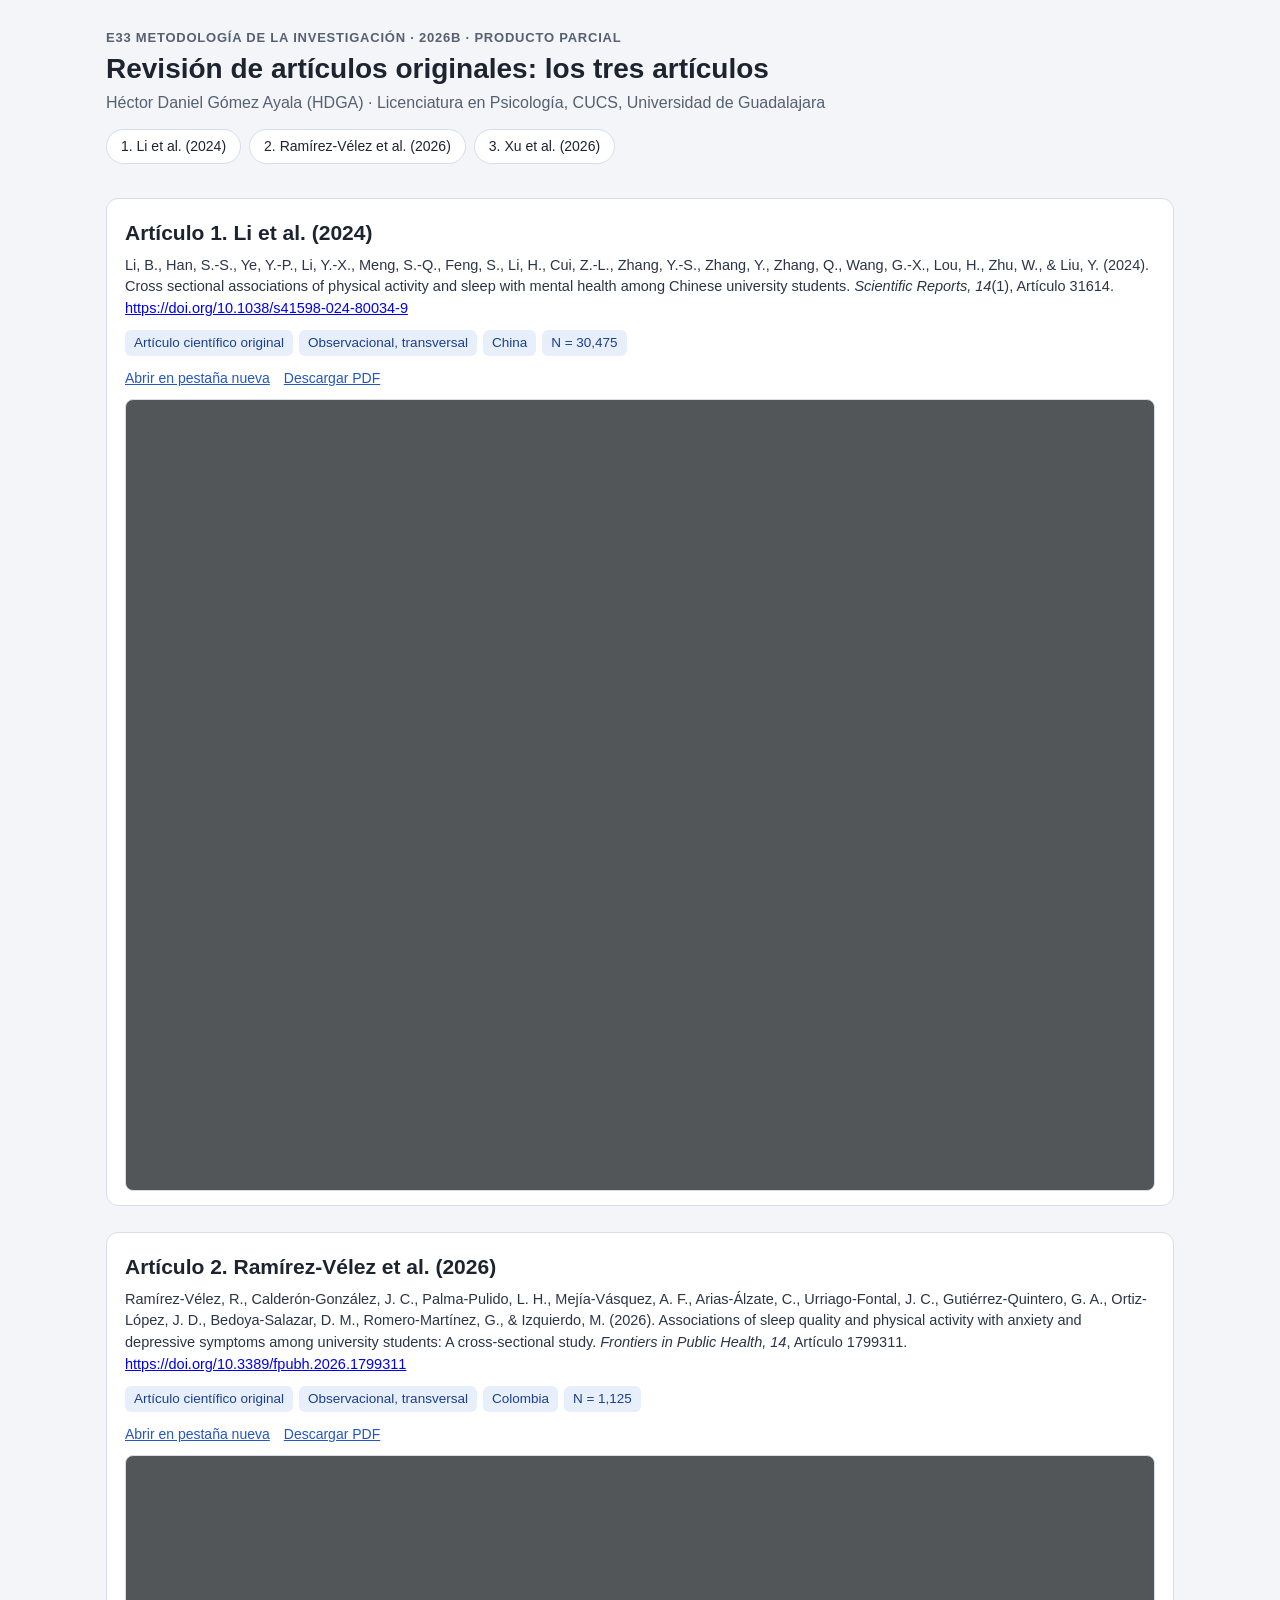
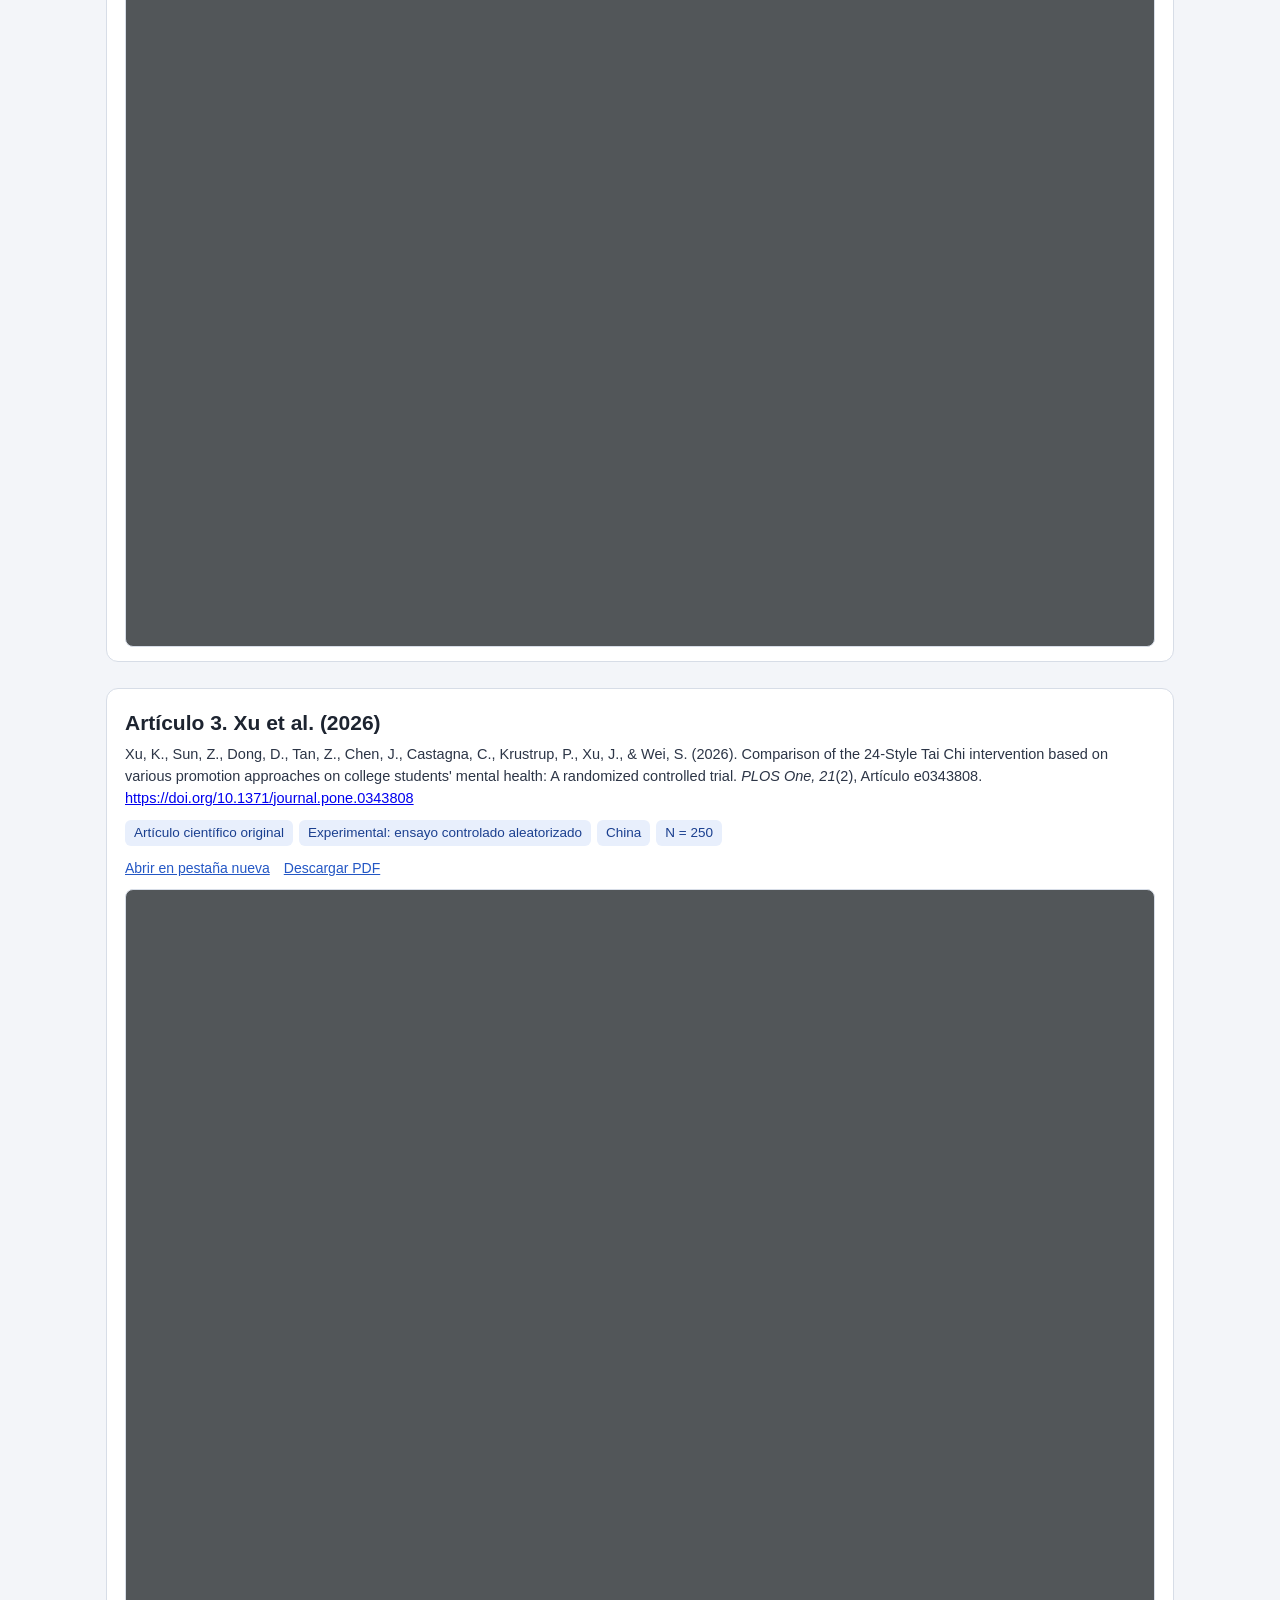
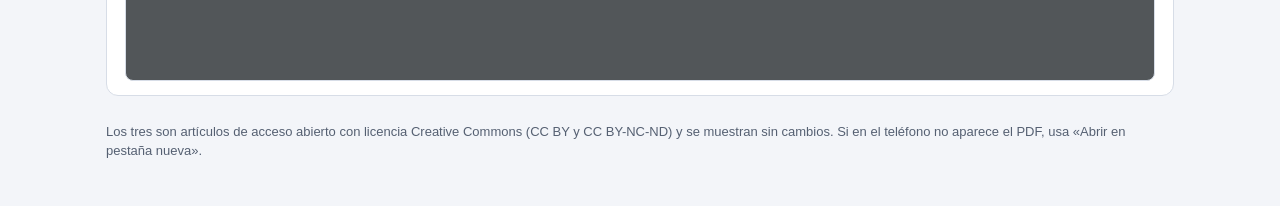
<file: articulos-originales/index.html>
<!doctype html>
<html lang="es">
<head>
<meta charset="utf-8">
<meta name="viewport" content="width=device-width, initial-scale=1">
<meta name="robots" content="noindex, nofollow">
<title>Artículos originales · Héctor Daniel Gómez Ayala</title>
<style>
  :root { --tinta: #1d2430; --suave: #556072; --borde: #d7dde7; --fondo: #f3f5f9; --acento: #2457c5; }
  * { box-sizing: border-box; }
  body { margin: 0; background: var(--fondo); color: var(--tinta); font: 16px/1.5 "Segoe UI", Roboto, Helvetica, Arial, sans-serif; }
  header, main { max-width: 1100px; margin: 0 auto; padding: 0 16px; }
  header { padding-top: 28px; padding-bottom: 8px; }
  .materia { margin: 0; font-size: 13px; font-weight: 600; letter-spacing: .06em; text-transform: uppercase; color: var(--suave); }
  h1 { margin: 4px 0 6px; font-size: 28px; line-height: 1.2; }
  .autor { margin: 0 0 14px; color: var(--suave); }
  nav { display: flex; flex-wrap: wrap; gap: 8px; margin-bottom: 8px; }
  nav a { background: #fff; border: 1px solid var(--borde); border-radius: 999px; padding: 6px 14px; color: var(--tinta); text-decoration: none; font-size: 14px; }
  nav a:hover { border-color: var(--acento); color: var(--acento); }
  section { background: #fff; border: 1px solid var(--borde); border-radius: 12px; padding: 18px 18px 14px; margin: 18px 0 26px; }
  h2 { margin: 0 0 6px; font-size: 21px; }
  .ref { margin: 0 0 10px; font-size: 14.5px; color: #2c3546; }
  .datos { display: flex; flex-wrap: wrap; gap: 6px; margin: 0 0 12px; padding: 0; list-style: none; }
  .datos li { background: #e8effc; color: #1a3f8f; border-radius: 6px; padding: 3px 9px; font-size: 13.5px; }
  .acciones { display: flex; flex-wrap: wrap; gap: 14px; margin: 0 0 10px; font-size: 14px; }
  .acciones a { color: var(--acento); }
  iframe { display: block; width: 100%; height: 88vh; min-height: 560px; border: 1px solid var(--borde); border-radius: 8px; background: #525659; }
  footer { max-width: 1100px; margin: 0 auto; padding: 0 16px 32px; font-size: 13px; color: var(--suave); }
</style>
</head>
<body>
<header>
  <p class="materia">E33 Metodología de la Investigación · 2026B · Producto parcial</p>
  <h1>Revisión de artículos originales: los tres artículos</h1>
  <p class="autor">Héctor Daniel Gómez Ayala (HDGA) · Licenciatura en Psicología, CUCS, Universidad de Guadalajara</p>
  <nav aria-label="Artículos">
    <a href="#articulo-1">1. Li et al. (2024)</a>
    <a href="#articulo-2">2. Ramírez-Vélez et al. (2026)</a>
    <a href="#articulo-3">3. Xu et al. (2026)</a>
  </nav>
</header>
<main>
  <section id="articulo-1">
    <h2>Artículo 1. Li et al. (2024)</h2>
    <p class="ref">Li, B., Han, S.-S., Ye, Y.-P., Li, Y.-X., Meng, S.-Q., Feng, S., Li, H., Cui, Z.-L., Zhang, Y.-S., Zhang, Y., Zhang, Q., Wang, G.-X., Lou, H., Zhu, W., &amp; Liu, Y. (2024). Cross sectional associations of physical activity and sleep with mental health among Chinese university students. <i>Scientific Reports, 14</i>(1), Artículo 31614. <a href="https://doi.org/10.1038/s41598-024-80034-9">https://doi.org/10.1038/s41598-024-80034-9</a></p>
    <ul class="datos"><li>Artículo científico original</li><li>Observacional, transversal</li><li>China</li><li>N = 30,475</li></ul>
    <p class="acciones"><a href="1-li-2024.pdf" target="_blank" rel="noopener">Abrir en pestaña nueva</a><a href="1-li-2024.pdf" download>Descargar PDF</a></p>
    <iframe src="1-li-2024.pdf#view=FitH" title="PDF del artículo 1, Li et al. (2024)"></iframe>
  </section>

  <section id="articulo-2">
    <h2>Artículo 2. Ramírez-Vélez et al. (2026)</h2>
    <p class="ref">Ramírez-Vélez, R., Calderón-González, J. C., Palma-Pulido, L. H., Mejía-Vásquez, A. F., Arias-Álzate, C., Urriago-Fontal, J. C., Gutiérrez-Quintero, G. A., Ortiz-López, J. D., Bedoya-Salazar, D. M., Romero-Martínez, G., &amp; Izquierdo, M. (2026). Associations of sleep quality and physical activity with anxiety and depressive symptoms among university students: A cross-sectional study. <i>Frontiers in Public Health, 14</i>, Artículo 1799311. <a href="https://doi.org/10.3389/fpubh.2026.1799311">https://doi.org/10.3389/fpubh.2026.1799311</a></p>
    <ul class="datos"><li>Artículo científico original</li><li>Observacional, transversal</li><li>Colombia</li><li>N = 1,125</li></ul>
    <p class="acciones"><a href="2-ramirez-velez-2026.pdf" target="_blank" rel="noopener">Abrir en pestaña nueva</a><a href="2-ramirez-velez-2026.pdf" download>Descargar PDF</a></p>
    <iframe src="2-ramirez-velez-2026.pdf#view=FitH" title="PDF del artículo 2, Ramírez-Vélez et al. (2026)"></iframe>
  </section>

  <section id="articulo-3">
    <h2>Artículo 3. Xu et al. (2026)</h2>
    <p class="ref">Xu, K., Sun, Z., Dong, D., Tan, Z., Chen, J., Castagna, C., Krustrup, P., Xu, J., &amp; Wei, S. (2026). Comparison of the 24-Style Tai Chi intervention based on various promotion approaches on college students' mental health: A randomized controlled trial. <i>PLOS One, 21</i>(2), Artículo e0343808. <a href="https://doi.org/10.1371/journal.pone.0343808">https://doi.org/10.1371/journal.pone.0343808</a></p>
    <ul class="datos"><li>Artículo científico original</li><li>Experimental: ensayo controlado aleatorizado</li><li>China</li><li>N = 250</li></ul>
    <p class="acciones"><a href="3-xu-2026.pdf" target="_blank" rel="noopener">Abrir en pestaña nueva</a><a href="3-xu-2026.pdf" download>Descargar PDF</a></p>
    <iframe src="3-xu-2026.pdf#view=FitH" title="PDF del artículo 3, Xu et al. (2026)"></iframe>
  </section>
</main>
<footer>
  <p>Los tres son artículos de acceso abierto con licencia Creative Commons (CC BY y CC BY-NC-ND) y se muestran sin cambios. Si en el teléfono no aparece el PDF, usa «Abrir en pestaña nueva».</p>
</footer>
</body>
</html>
</file>
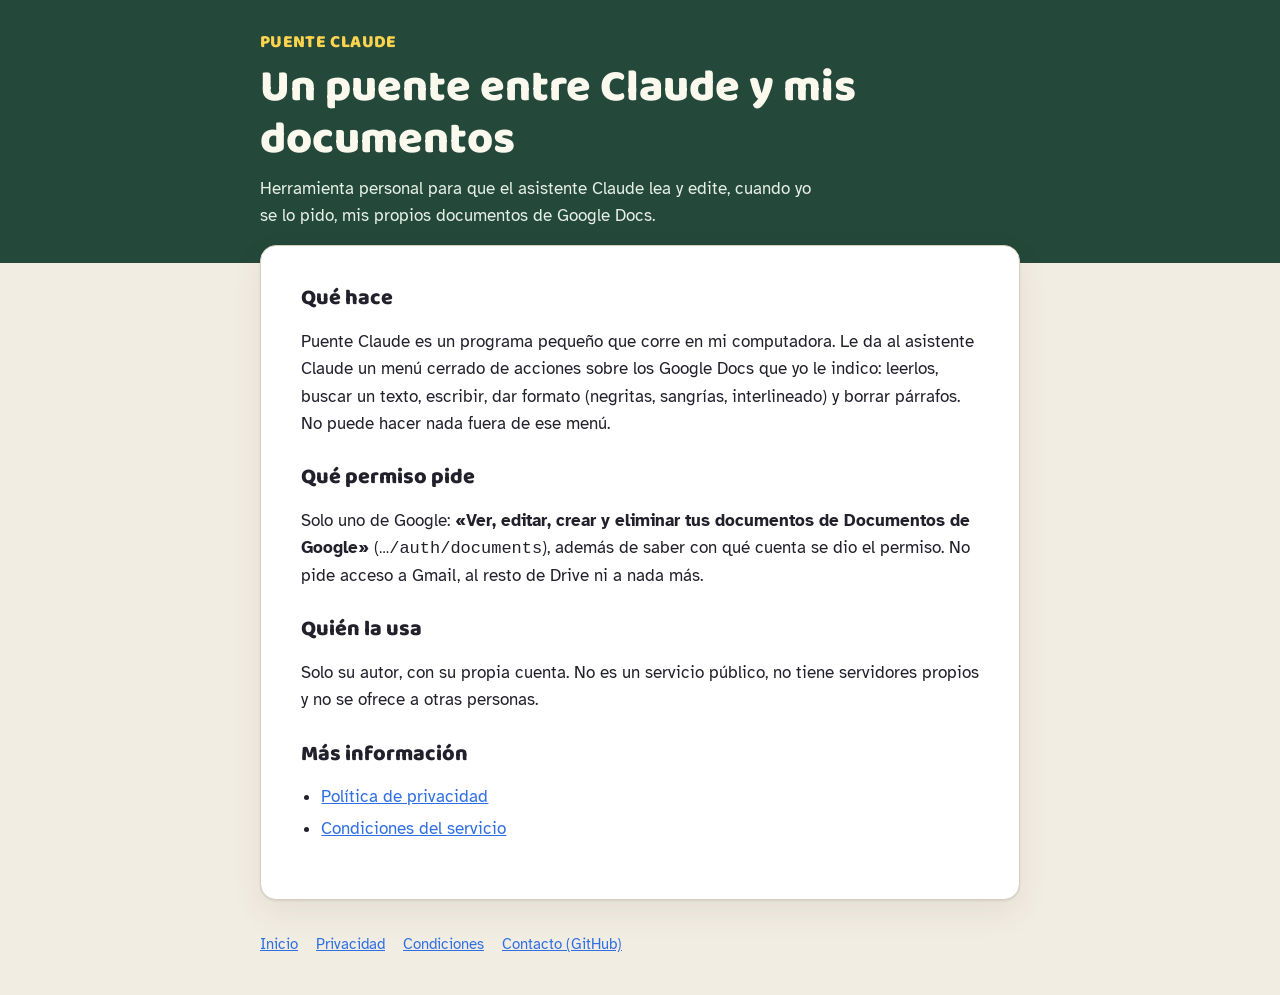
<file: puente/index.html>
<!doctype html>
<html lang="es">
<head>
<meta charset="utf-8">
<meta name="viewport" content="width=device-width, initial-scale=1">
<title>Puente Claude</title>
<meta name="description" content="Herramienta personal para que el asistente Claude lea y edite, a petición de su autor, sus propios documentos de Google Docs.">
<meta name="theme-color" content="#24493a">
<link rel="icon" type="image/png" href="../img/icono.png">
<link rel="stylesheet" href="estilo.css">
</head>
<body>
<header>
  <div class="envoltura">
    <a class="marca" href="./">PUENTE CLAUDE</a>
    <h1>Un puente entre Claude y mis documentos</h1>
    <p>Herramienta personal para que el asistente Claude lea y edite, cuando yo se lo pido, mis propios documentos de Google Docs.</p>
  </div>
</header>
<main class="envoltura">
  <div class="hoja">
    <h2>Qué hace</h2>
    <p>Puente Claude es un programa pequeño que corre en mi computadora. Le da al asistente Claude un menú cerrado de
      acciones sobre los Google Docs que yo le indico: leerlos, buscar un texto, escribir, dar formato (negritas,
      sangrías, interlineado) y borrar párrafos. No puede hacer nada fuera de ese menú.</p>

    <h2>Qué permiso pide</h2>
    <p>Solo uno de Google: <strong>«Ver, editar, crear y eliminar tus documentos de Documentos de Google»</strong>
      (<code>…/auth/documents</code>), además de saber con qué cuenta se dio el permiso. No pide acceso a Gmail,
      al resto de Drive ni a nada más.</p>

    <h2>Quién la usa</h2>
    <p>Solo su autor, con su propia cuenta. No es un servicio público, no tiene servidores propios y no se ofrece a
      otras personas.</p>

    <h2>Más información</h2>
    <ul>
      <li><a href="privacidad.html">Política de privacidad</a></li>
      <li><a href="condiciones.html">Condiciones del servicio</a></li>
    </ul>
  </div>
</main>
<footer class="envoltura">
  <nav>
    <a href="./">Inicio</a>
    <a href="privacidad.html">Privacidad</a>
    <a href="condiciones.html">Condiciones</a>
    <a href="https://github.com/hdga3dtv-beep">Contacto (GitHub)</a>
  </nav>
</footer>
</body>
</html>
</file>
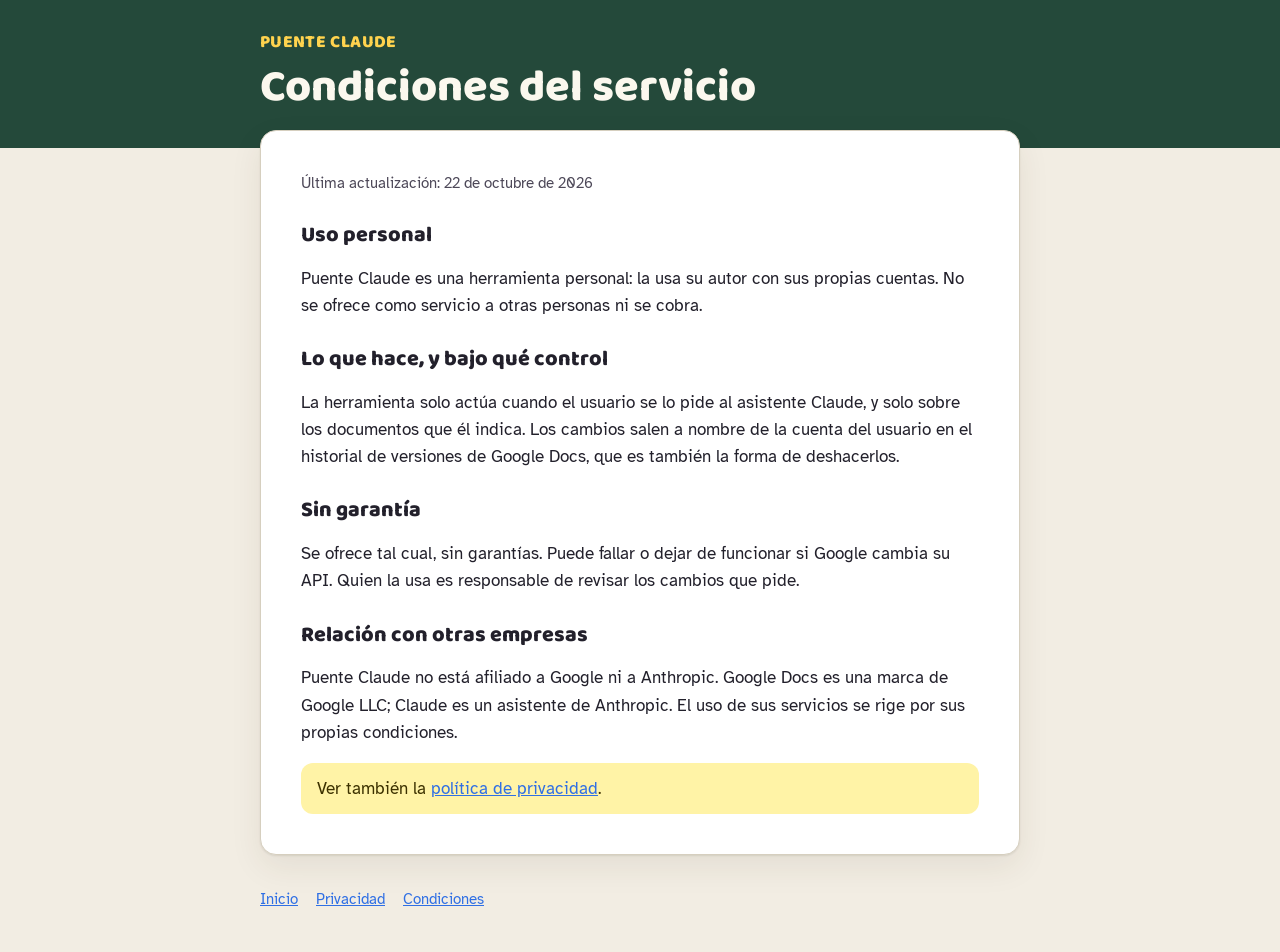
<file: puente/condiciones.html>
<!doctype html>
<html lang="es">
<head>
<meta charset="utf-8">
<meta name="viewport" content="width=device-width, initial-scale=1">
<title>Puente Claude · Condiciones</title>
<meta name="description" content="Condiciones del servicio de Puente Claude.">
<meta name="theme-color" content="#24493a">
<link rel="icon" type="image/png" href="../img/icono.png">
<link rel="stylesheet" href="estilo.css">
</head>
<body>
<header>
  <div class="envoltura">
    <a class="marca" href="./">PUENTE CLAUDE</a>
    <h1>Condiciones del servicio</h1>
  </div>
</header>
<main class="envoltura">
  <div class="hoja">
    <p class="fecha">Última actualización: 22 de octubre de 2026</p>

    <h2>Uso personal</h2>
    <p>Puente Claude es una herramienta personal: la usa su autor con sus propias cuentas. No se ofrece como servicio
      a otras personas ni se cobra.</p>

    <h2>Lo que hace, y bajo qué control</h2>
    <p>La herramienta solo actúa cuando el usuario se lo pide al asistente Claude, y solo sobre los documentos que él
      indica. Los cambios salen a nombre de la cuenta del usuario en el historial de versiones de Google Docs, que es
      también la forma de deshacerlos.</p>

    <h2>Sin garantía</h2>
    <p>Se ofrece tal cual, sin garantías. Puede fallar o dejar de funcionar si Google cambia su API. Quien la usa es
      responsable de revisar los cambios que pide.</p>

    <h2>Relación con otras empresas</h2>
    <p>Puente Claude no está afiliado a Google ni a Anthropic. Google Docs es una marca de Google LLC; Claude es un
      asistente de Anthropic. El uso de sus servicios se rige por sus propias condiciones.</p>

    <div class="aviso">Ver también la <a href="privacidad.html">política de privacidad</a>.</div>
  </div>
</main>
<footer class="envoltura">
  <nav>
    <a href="./">Inicio</a>
    <a href="privacidad.html">Privacidad</a>
    <a href="condiciones.html">Condiciones</a>
  </nav>
</footer>
</body>
</html>
</file>
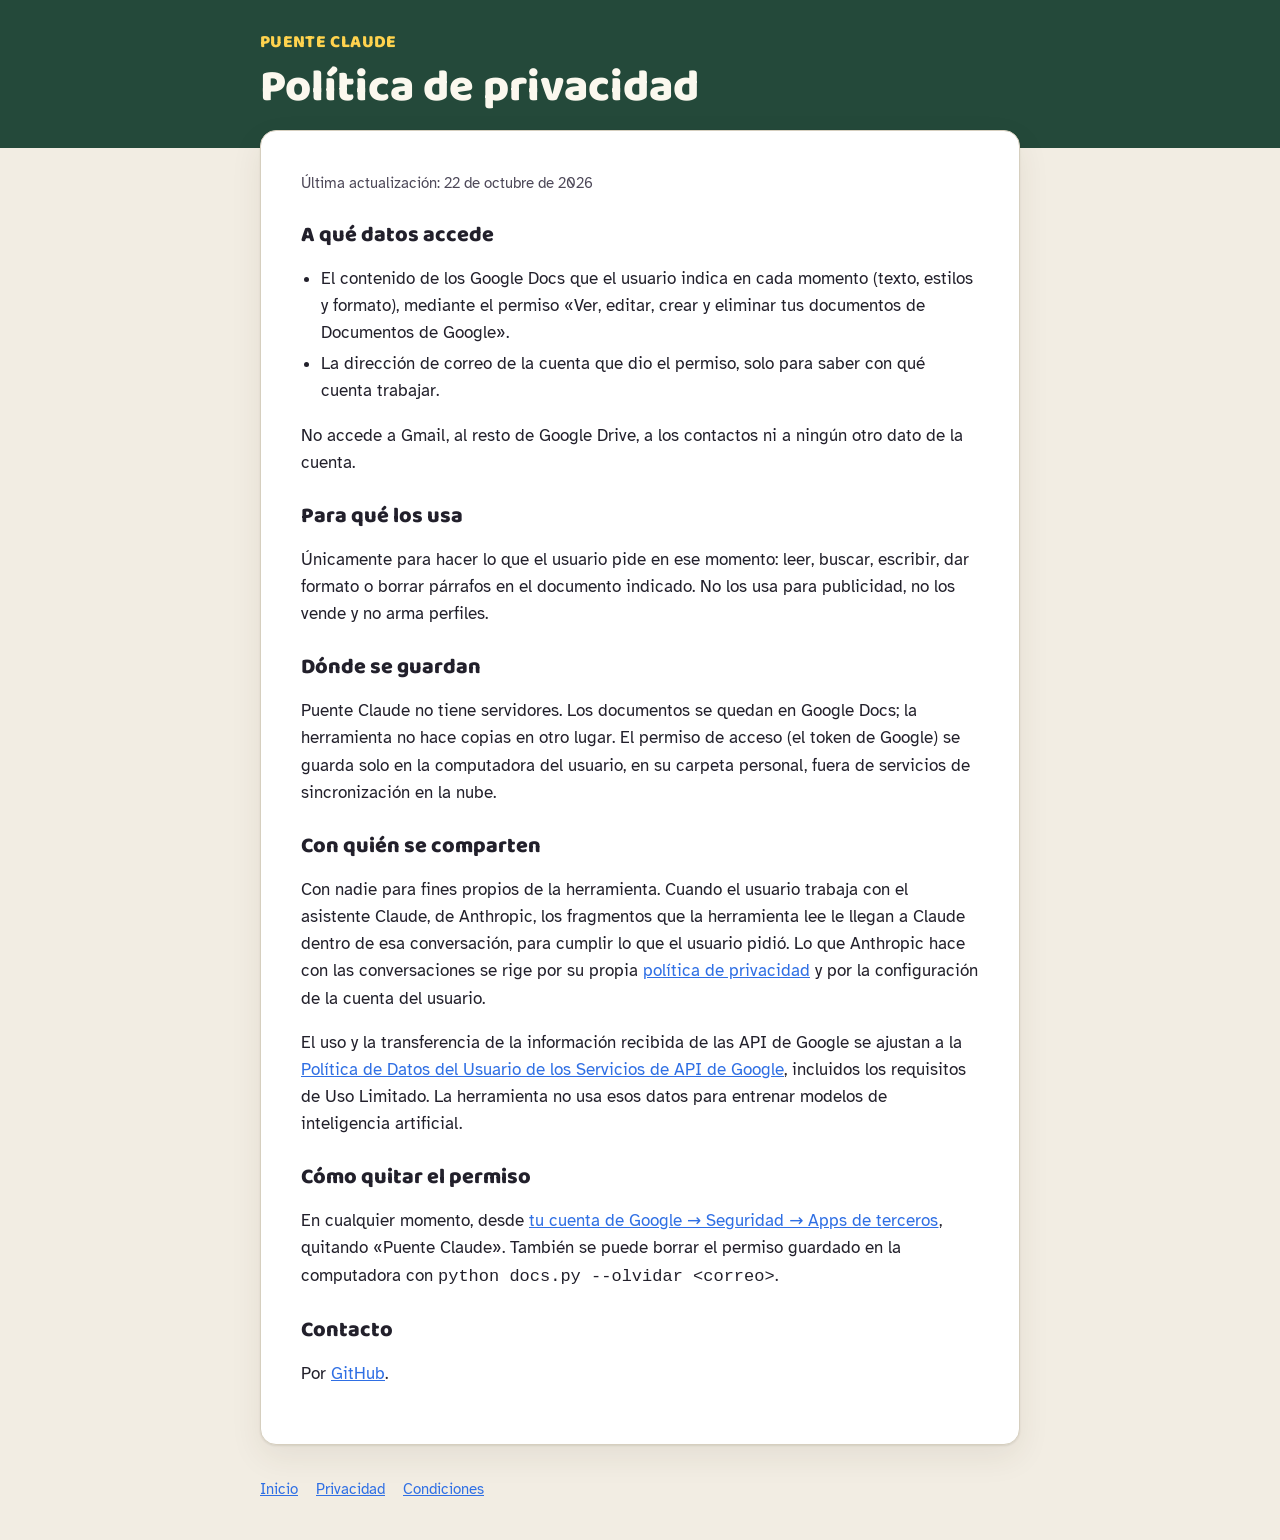
<file: puente/privacidad.html>
<!doctype html>
<html lang="es">
<head>
<meta charset="utf-8">
<meta name="viewport" content="width=device-width, initial-scale=1">
<title>Puente Claude · Privacidad</title>
<meta name="description" content="Política de privacidad de Puente Claude.">
<meta name="theme-color" content="#24493a">
<link rel="icon" type="image/png" href="../img/icono.png">
<link rel="stylesheet" href="estilo.css">
</head>
<body>
<header>
  <div class="envoltura">
    <a class="marca" href="./">PUENTE CLAUDE</a>
    <h1>Política de privacidad</h1>
  </div>
</header>
<main class="envoltura">
  <div class="hoja">
    <p class="fecha">Última actualización: 22 de octubre de 2026</p>

    <h2>A qué datos accede</h2>
    <ul>
      <li>El contenido de los Google Docs que el usuario indica en cada momento (texto, estilos y formato), mediante
        el permiso «Ver, editar, crear y eliminar tus documentos de Documentos de Google».</li>
      <li>La dirección de correo de la cuenta que dio el permiso, solo para saber con qué cuenta trabajar.</li>
    </ul>
    <p>No accede a Gmail, al resto de Google Drive, a los contactos ni a ningún otro dato de la cuenta.</p>

    <h2>Para qué los usa</h2>
    <p>Únicamente para hacer lo que el usuario pide en ese momento: leer, buscar, escribir, dar formato o borrar
      párrafos en el documento indicado. No los usa para publicidad, no los vende y no arma perfiles.</p>

    <h2>Dónde se guardan</h2>
    <p>Puente Claude no tiene servidores. Los documentos se quedan en Google Docs; la herramienta no hace copias en
      otro lugar. El permiso de acceso (el token de Google) se guarda solo en la computadora del usuario, en su carpeta
      personal, fuera de servicios de sincronización en la nube.</p>

    <h2>Con quién se comparten</h2>
    <p>Con nadie para fines propios de la herramienta. Cuando el usuario trabaja con el asistente Claude, de
      Anthropic, los fragmentos que la herramienta lee le llegan a Claude dentro de esa conversación, para cumplir lo
      que el usuario pidió. Lo que Anthropic hace con las conversaciones se rige por su propia
      <a href="https://www.anthropic.com/legal/privacy">política de privacidad</a> y por la configuración de la cuenta
      del usuario.</p>
    <p>El uso y la transferencia de la información recibida de las API de Google se ajustan a la
      <a href="https://developers.google.com/terms/api-services-user-data-policy">Política de Datos del Usuario de los
      Servicios de API de Google</a>, incluidos los requisitos de Uso Limitado. La herramienta no usa esos datos para
      entrenar modelos de inteligencia artificial.</p>

    <h2>Cómo quitar el permiso</h2>
    <p>En cualquier momento, desde <a href="https://myaccount.google.com/permissions">tu cuenta de Google →
      Seguridad → Apps de terceros</a>, quitando «Puente Claude». También se puede borrar el permiso guardado en la
      computadora con <code>python docs.py --olvidar &lt;correo&gt;</code>.</p>

    <h2>Contacto</h2>
    <p>Por <a href="https://github.com/hdga3dtv-beep">GitHub</a>.</p>
  </div>
</main>
<footer class="envoltura">
  <nav>
    <a href="./">Inicio</a>
    <a href="privacidad.html">Privacidad</a>
    <a href="condiciones.html">Condiciones</a>
  </nav>
</footer>
</body>
</html>
</file>
<file: puente/estilo.css>
@font-face { font-family: 'Atkinson Hyperlegible'; src: url(../fonts/atkinson-400.woff2) format('woff2'); font-weight: 400; font-display: swap; }
@font-face { font-family: 'Atkinson Hyperlegible'; src: url(../fonts/atkinson-700.woff2) format('woff2'); font-weight: 700; font-display: swap; }
@font-face { font-family: 'Baloo 2'; src: url(../fonts/baloo2-variable.woff2) format('woff2'); font-weight: 400 800; font-display: swap; }

:root {
  color-scheme: light;
  --fondo: #f2ede3; --hoja: #ffffff; --texto: #22202b; --suave: #4d4858; --borde: #d6cfbf;
  --pizarron: #24493a; --tiza: #fbf8ee; --gis: #ffd34e; --azul: #2f6fe4;
  --titulos: 'Baloo 2', 'Segoe UI', system-ui, sans-serif;
  --sombra: 0 1px 2px rgba(60, 45, 20, .10), 0 12px 32px rgba(60, 45, 20, .08);
}
* { box-sizing: border-box; }
body {
  margin: 0; color: var(--texto); background: var(--fondo);
  font: 17px/1.6 'Atkinson Hyperlegible', 'Segoe UI', system-ui, sans-serif;
}
a { color: var(--azul); }
:focus-visible { outline: 3px solid var(--azul); outline-offset: 3px; }
.envoltura { width: min(760px, 100% - 32px); margin-inline: auto; }
h1, h2 { font-family: var(--titulos); line-height: 1.15; }

header { background: var(--pizarron); color: var(--tiza); padding: 28px 0 34px; }
header .marca { font: 800 1.1rem var(--titulos); color: var(--gis); letter-spacing: .02em; text-decoration: none; }
header h1 { font-size: clamp(1.9rem, 6vw, 2.8rem); font-weight: 800; margin: 6px 0 0; }
header p { margin: 10px 0 0; color: #e7efe9; max-width: 52ch; }

main .hoja {
  background: var(--hoja); border: 1px solid var(--borde); border-radius: 16px; box-shadow: var(--sombra);
  padding: clamp(20px, 5vw, 40px); margin: -18px 0 32px;
}
main h2 { font-size: 1.35rem; font-weight: 800; margin: 28px 0 6px; }
main h2:first-child { margin-top: 0; }
main ul { padding-left: 1.2em; }
main li + li { margin-top: 4px; }
.fecha { color: var(--suave); font-size: .95rem; margin: 0 0 18px; }
.aviso { background: #fff3a6; color: #3d3200; border-radius: 12px; padding: 12px 16px; }

footer { padding: 0 0 40px; color: var(--suave); font-size: .95rem; }
footer nav { display: flex; flex-wrap: wrap; gap: 8px 18px; }
</file>
